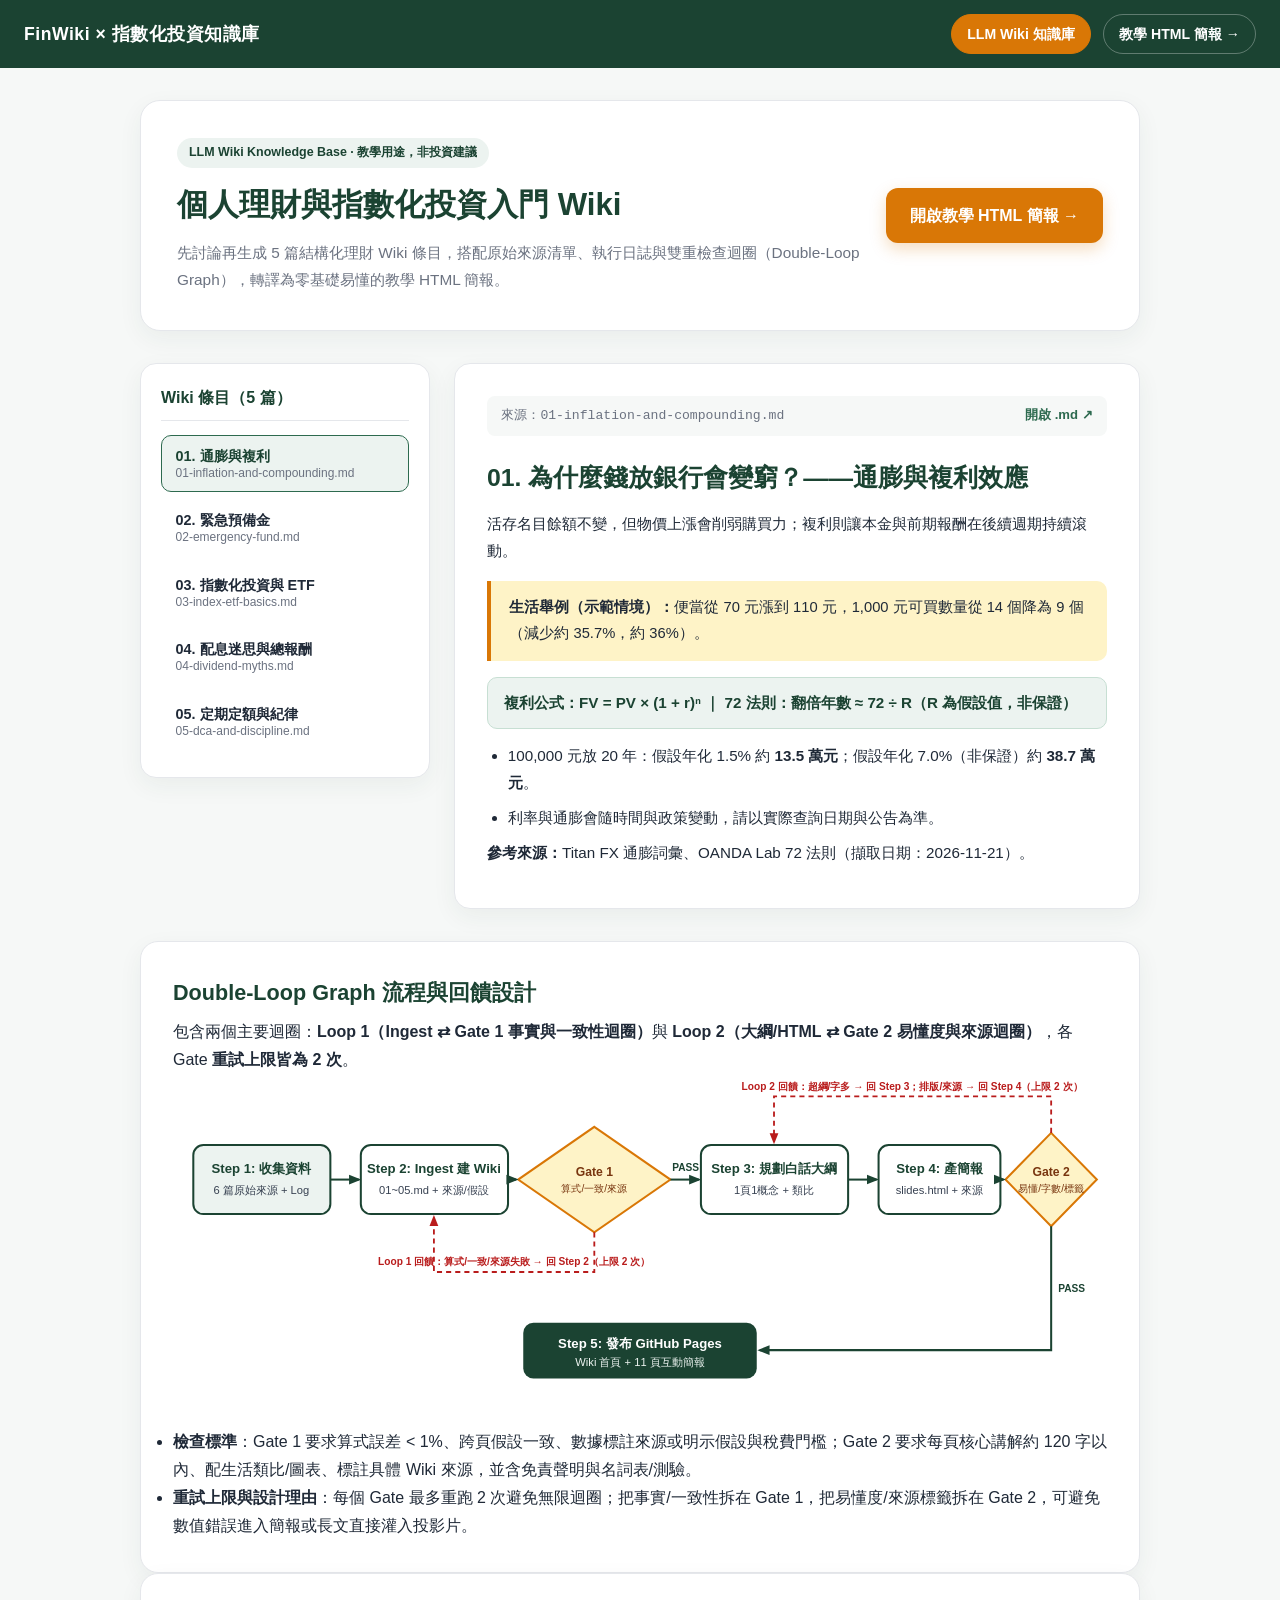
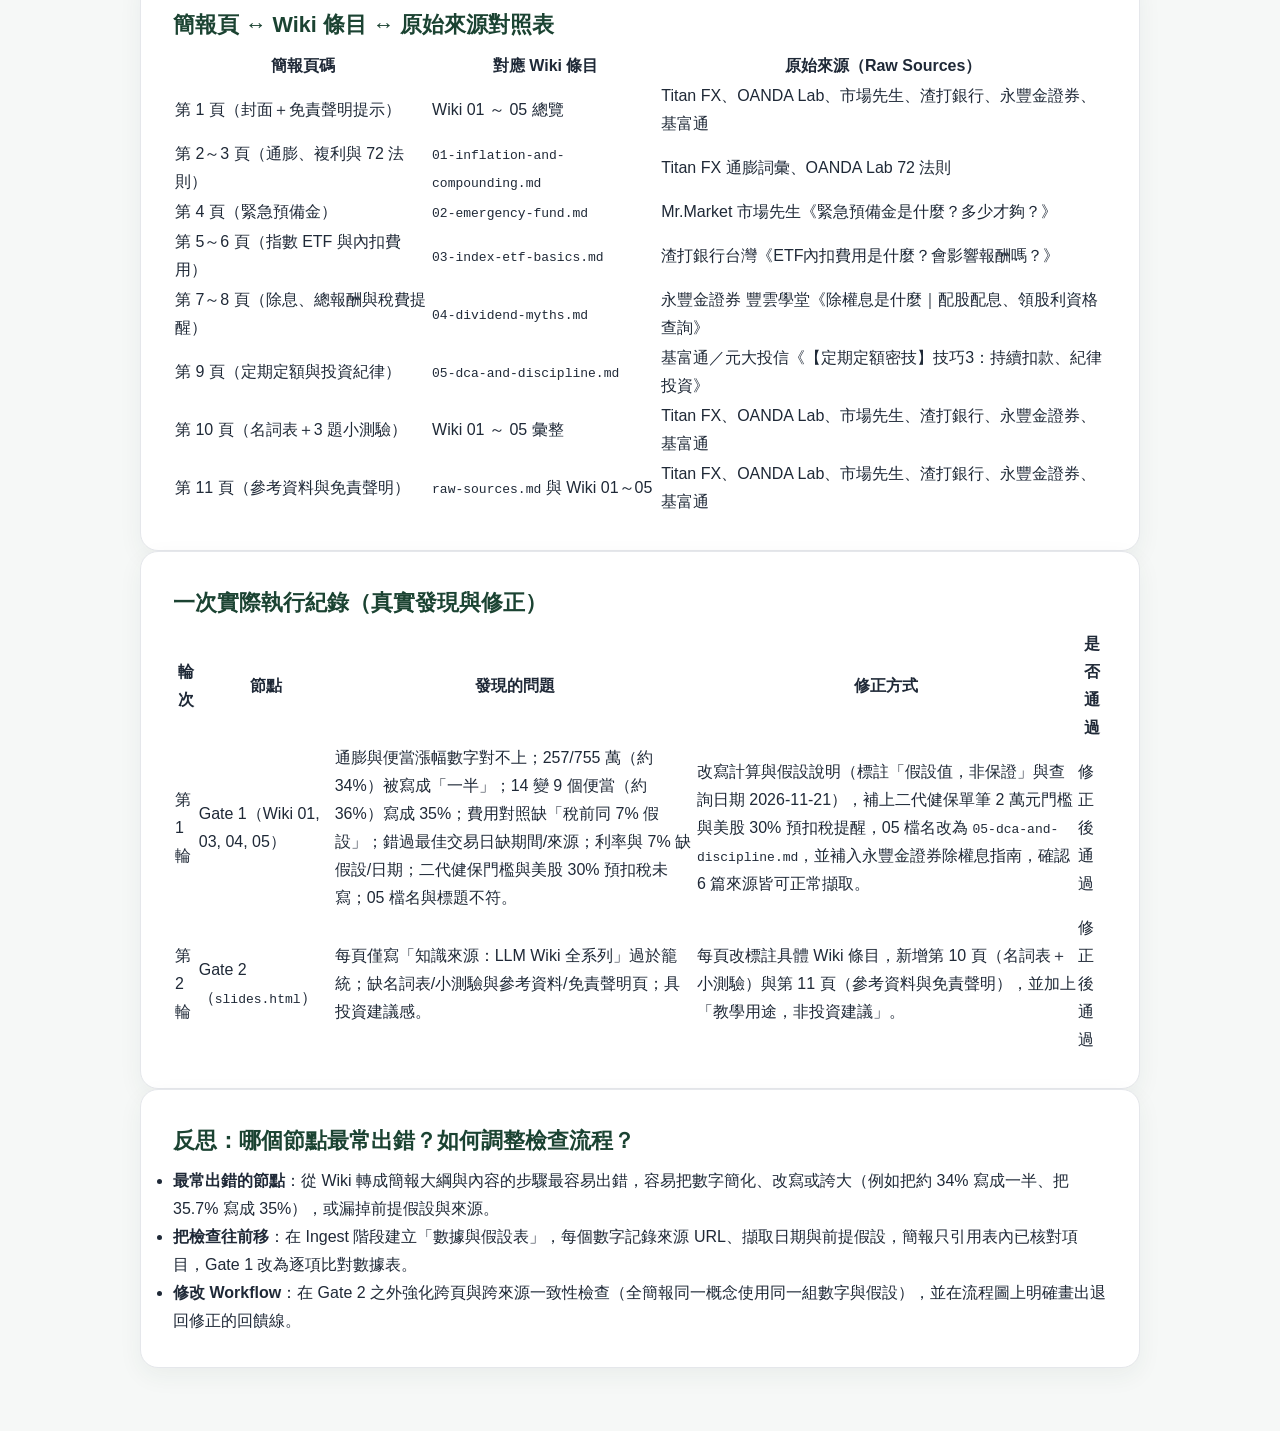
<file: index.html>
<!DOCTYPE html>
<html lang="zh-Hant">
<head>
  <meta charset="UTF-8" />
  <meta name="viewport" content="width=device-width, initial-scale=1.0" />
  <title>指數化投資入門｜LLM Wiki 知識庫</title>
  <link rel="stylesheet" href="style.css" />
</head>
<body>
  <header class="top-bar">
    <div class="brand">FinWiki × 指數化投資知識庫</div>
    <nav class="nav-links">
      <a href="index.html" class="nav-btn active">LLM Wiki 知識庫</a>
      <a href="slides.html" class="nav-btn">教學 HTML 簡報 →</a>
    </nav>
  </header>

  <main class="container">
    <section class="hero-box">
      <div class="hero-text">
        <span class="kicker">LLM Wiki Knowledge Base · 教學用途，非投資建議</span>
        <h1>個人理財與指數化投資入門 Wiki</h1>
        <p>先討論再生成 5 篇結構化理財 Wiki 條目，搭配原始來源清單、執行日誌與雙重檢查迴圈（Double-Loop Graph），轉譯為零基礎易懂的教學 HTML 簡報。</p>
      </div>
      <a href="slides.html" class="cta-slides">開啟教學 HTML 簡報 →</a>
    </section>

    <!-- 5 篇 LLM Wiki 閱讀器 -->
    <section class="wiki-layout" id="wiki-reader">
      <aside class="wiki-sidebar">
        <h2>Wiki 條目（5 篇）</h2>
        <button type="button" class="wiki-tab active" data-target="wiki-1">01. 通膨與複利<small>01-inflation-and-compounding.md</small></button>
        <button type="button" class="wiki-tab" data-target="wiki-2">02. 緊急預備金<small>02-emergency-fund.md</small></button>
        <button type="button" class="wiki-tab" data-target="wiki-3">03. 指數化投資與 ETF<small>03-index-etf-basics.md</small></button>
        <button type="button" class="wiki-tab" data-target="wiki-4">04. 配息迷思與總報酬<small>04-dividend-myths.md</small></button>
        <button type="button" class="wiki-tab" data-target="wiki-5">05. 定期定額與紀律<small>05-dca-and-discipline.md</small></button>
      </aside>

      <div class="wiki-viewer">
        <article class="wiki-article active" id="wiki-1">
          <div class="wiki-meta-bar">
            <span>來源：<code>01-inflation-and-compounding.md</code></span>
            <a href="01-inflation-and-compounding.md" target="_blank">開啟 .md ↗</a>
          </div>
          <h2>01. 為什麼錢放銀行會變窮？——通膨與複利效應</h2>
          <p>活存名目餘額不變，但物價上漲會削弱購買力；複利則讓本金與前期報酬在後續週期持續滾動。</p>
          <div class="analogy-card"><strong>生活舉例（示範情境）：</strong>便當從 70 元漲到 110 元，1,000 元可買數量從 14 個降為 9 個（減少約 35.7%，約 36%）。</div>
          <div class="formula-pill">複利公式：FV = PV × (1 + r)ⁿ ｜ 72 法則：翻倍年數 ≈ 72 ÷ R（R 為假設值，非保證）</div>
          <ul>
            <li>100,000 元放 20 年：假設年化 1.5% 約 <strong>13.5 萬元</strong>；假設年化 7.0%（非保證）約 <strong>38.7 萬元</strong>。</li>
            <li>利率與通膨會隨時間與政策變動，請以實際查詢日期與公告為準。</li>
          </ul>
          <p class="ref-note"><strong>參考來源：</strong>Titan FX 通膨詞彙、OANDA Lab 72 法則（擷取日期：2026-11-21）。</p>
        </article>

        <article class="wiki-article" id="wiki-2">
          <div class="wiki-meta-bar">
            <span>來源：<code>02-emergency-fund.md</code></span>
            <a href="02-emergency-fund.md" target="_blank">開啟 .md ↗</a>
          </div>
          <h2>02. 投資前先穿防彈衣——緊急預備金配置原則</h2>
          <p>遇到突發支出時若缺乏現金，容易被迫在市場低點賣出投資部位。</p>
          <div class="analogy-card"><strong>生活類比：</strong>就像出門前先備妥雨具與安全裝備，平常未必動用，但突發狀況來臨時能避免被迫中斷計畫。</div>
          <ul>
            <li>以「每月必要生活支出」為計算基準，而非總薪資；常見參考為 <strong>3～6 個月</strong>必要支出。</li>
            <li>重視高流動性與低波動，實際存款利率依機構公告與查詢日期而定。</li>
          </ul>
          <p class="ref-note"><strong>參考來源：</strong>Mr.Market 市場先生《緊急預備金是什麼？多少才夠？》（擷取日期：2026-11-21）。</p>
        </article>

        <article class="wiki-article" id="wiki-3">
          <div class="wiki-meta-bar">
            <span>來源：<code>03-index-etf-basics.md</code></span>
            <a href="03-index-etf-basics.md" target="_blank">開啟 .md ↗</a>
          </div>
          <h2>03. 不挑個股也能贏多數人——指數化投資與 ETF</h2>
          <p>ETF 追蹤指數表現，一筆交易即可分散持有一籃子成分股，避免單一標的風險。</p>
          <div class="analogy-card"><strong>生活類比：</strong>單押少數個股像賭單一選手；分散型 ETF 像參與整支隊伍的整體表現。</div>
          <ul>
            <li><strong>內扣費用試算（假設本金 100 萬元、30 年、稅前毛報酬皆假設為 7.0% 非保證，未計交易稅費與股利稅）</strong>：內扣 <strong>0.03%</strong> 約 <strong>755 萬元</strong>；內扣 <strong>1.50%</strong> 約 <strong>498 萬元</strong>，差額約 <strong>256.4 萬元</strong>（約占 755 萬的 <strong>34%</strong>，非一半）。</li>
          </ul>
          <p class="ref-note"><strong>參考來源：</strong>渣打銀行台灣《ETF內扣費用是什麼？會影響報酬嗎？》（擷取日期：2026-11-21）。</p>
        </article>

        <article class="wiki-article" id="wiki-4">
          <div class="wiki-meta-bar">
            <span>來源：<code>04-dividend-myths.md</code></span>
            <a href="04-dividend-myths.md" target="_blank">開啟 .md ↗</a>
          </div>
          <h2>04. 配息不是天上掉下來的禮物——市值型 vs 總報酬觀念</h2>
          <p>除息日股價原則上會向下調整參考價，配息不等於額外憑空多出的獲利。</p>
          <div class="analogy-card"><strong>生活類比：</strong>100 元配息 5 元，除息參考價調為 95 元；95 元資產加 5 元現金仍為 100 元（未填息且未計稅費前）。</div>
          <ul>
            <li>評估投資應看<strong>總報酬率</strong>，配息率不等於總報酬率。</li>
            <li>二代健保補充費率（現行 2.11%）有單次給付門檻（單筆股利達 2 萬元以上才需扣繳）；美股股息對台灣投資人常見有 30% 預扣稅規定，實際以最新法規為準。</li>
          </ul>
          <p class="ref-note"><strong>參考來源：</strong>永豐金證券 豐雲學堂《除權息是什麼｜配股配息、領股利資格查詢》（擷取日期：2026-11-21）。</p>
        </article>

        <article class="wiki-article" id="wiki-5">
          <div class="wiki-meta-bar">
            <span>來源：<code>05-dca-and-discipline.md</code></span>
            <a href="05-dca-and-discipline.md" target="_blank">開啟 .md ↗</a>
          </div>
          <h2>05. 睡得著覺的投資法——定期定額與投資紀律</h2>
          <p>固定時間投入固定金額可平攤成本，避免因追高殺低或猜測高低點而錯失紀律。</p>
          <div class="analogy-card"><strong>生活類比：</strong>固定預算買水果，貴時少買、便宜時多買，市場回升時低檔單位數有助於改善平均成本。</div>
          <ul>
            <li>扣款金額以不影響必要生活為原則，歷史模擬或過往績效不代表未來保證。</li>
          </ul>
          <p class="ref-note"><strong>參考來源：</strong>基富通／元大投信《【定期定額密技】技巧3：持續扣款、紀律投資》（擷取日期：2026-11-21）。</p>
        </article>
      </div>
    </section>

    <!-- Loop / Graph 流程圖 -->
    <section class="loop-section" id="workflow-section">
      <h2>Double-Loop Graph 流程與回饋設計</h2>
      <p class="section-desc">包含兩個主要迴圈：<strong>Loop 1（Ingest ⇄ Gate 1 事實與一致性迴圈）</strong>與 <strong>Loop 2（大綱/HTML ⇄ Gate 2 易懂度與來源迴圈）</strong>，各 Gate <strong>重試上限皆為 2 次</strong>。</p>

      <div class="svg-wrapper">
        <svg viewBox="0 0 920 340" width="100%" role="img" aria-label="Double-Loop Workflow Diagram">
          <defs>
            <marker id="arrow" viewBox="0 0 10 10" refX="8" refY="5" markerWidth="6" markerHeight="6" orient="auto-start-reverse">
              <path d="M 0 1 L 10 5 L 0 9 z" fill="#1B4332" />
            </marker>
            <marker id="arrow-loop" viewBox="0 0 10 10" refX="8" refY="5" markerWidth="6" markerHeight="6" orient="auto-start-reverse">
              <path d="M 0 1 L 10 5 L 0 9 z" fill="#B91C1C" />
            </marker>
          </defs>

          <rect x="20" y="70" width="135" height="68" rx="10" fill="#ECF3F0" stroke="#1B4332" stroke-width="2" />
          <text x="87" y="98" text-anchor="middle" font-size="13" font-weight="bold" fill="#1B4332">Step 1: 收集資料</text>
          <text x="87" y="118" text-anchor="middle" font-size="11" fill="#374151">6 篇原始來源 + Log</text>

          <rect x="185" y="70" width="145" height="68" rx="10" fill="#FFFFFF" stroke="#1B4332" stroke-width="2" />
          <text x="257" y="98" text-anchor="middle" font-size="13" font-weight="bold" fill="#1B4332">Step 2: Ingest 建 Wiki</text>
          <text x="257" y="118" text-anchor="middle" font-size="11" fill="#374151">01~05.md + 來源/假設</text>

          <polygon points="415,52 490,104 415,156 340,104" fill="#FEF3C7" stroke="#D97706" stroke-width="2" />
          <text x="415" y="100" text-anchor="middle" font-size="12" font-weight="bold" fill="#78350F">Gate 1</text>
          <text x="415" y="116" text-anchor="middle" font-size="10" fill="#78350F">算式/一致/來源</text>

          <rect x="520" y="70" width="145" height="68" rx="10" fill="#FFFFFF" stroke="#1B4332" stroke-width="2" />
          <text x="592" y="98" text-anchor="middle" font-size="13" font-weight="bold" fill="#1B4332">Step 3: 規劃白話大綱</text>
          <text x="592" y="118" text-anchor="middle" font-size="11" fill="#374151">1頁1概念 + 類比</text>

          <rect x="695" y="70" width="120" height="68" rx="10" fill="#FFFFFF" stroke="#1B4332" stroke-width="2" />
          <text x="755" y="98" text-anchor="middle" font-size="13" font-weight="bold" fill="#1B4332">Step 4: 產簡報</text>
          <text x="755" y="118" text-anchor="middle" font-size="11" fill="#374151">slides.html + 來源</text>

          <polygon points="865,58 910,104 865,150 820,104" fill="#FEF3C7" stroke="#D97706" stroke-width="2" />
          <text x="865" y="100" text-anchor="middle" font-size="12" font-weight="bold" fill="#78350F">Gate 2</text>
          <text x="865" y="116" text-anchor="middle" font-size="10" fill="#78350F">易懂/字數/標籤</text>

          <rect x="345" y="245" width="230" height="55" rx="10" fill="#1B4332" />
          <text x="460" y="270" text-anchor="middle" font-size="13" font-weight="bold" fill="#FFFFFF">Step 5: 發布 GitHub Pages</text>
          <text x="460" y="288" text-anchor="middle" font-size="11" fill="#ECF3F0">Wiki 首頁 + 11 頁互動簡報</text>

          <line x1="155" y1="104" x2="183" y2="104" stroke="#1B4332" stroke-width="2" marker-end="url(#arrow)" />
          <line x1="330" y1="104" x2="338" y2="104" stroke="#1B4332" stroke-width="2" marker-end="url(#arrow)" />
          <text x="505" y="96" text-anchor="middle" font-size="10" font-weight="bold" fill="#1B4332">PASS</text>
          <line x1="490" y1="104" x2="518" y2="104" stroke="#1B4332" stroke-width="2" marker-end="url(#arrow)" />
          <line x1="665" y1="104" x2="693" y2="104" stroke="#1B4332" stroke-width="2" marker-end="url(#arrow)" />
          <line x1="815" y1="104" x2="818" y2="104" stroke="#1B4332" stroke-width="2" marker-end="url(#arrow)" />

          <path d="M 865 150 L 865 272 L 578 272" fill="none" stroke="#1B4332" stroke-width="2" marker-end="url(#arrow)" />
          <text x="872" y="215" font-size="10" font-weight="bold" fill="#1B4332">PASS</text>

          <path d="M 415 156 L 415 195 L 257 195 L 257 141" fill="none" stroke="#B91C1C" stroke-width="1.8" stroke-dasharray="5,4" marker-end="url(#arrow-loop)" />
          <text x="336" y="188" text-anchor="middle" font-size="10" font-weight="bold" fill="#B91C1C">Loop 1 回饋：算式/一致/來源失敗 → 回 Step 2（上限 2 次）</text>

          <path d="M 865 58 L 865 22 L 592 22 L 592 67" fill="none" stroke="#B91C1C" stroke-width="1.8" stroke-dasharray="5,4" marker-end="url(#arrow-loop)" />
          <text x="728" y="16" text-anchor="middle" font-size="10" font-weight="bold" fill="#B91C1C">Loop 2 回饋：超綱/字多 → 回 Step 3；排版/來源 → 回 Step 4（上限 2 次）</text>
        </svg>
      </div>

      <ul class="detail-list">
        <li><strong>檢查標準</strong>：Gate 1 要求算式誤差 &lt; 1%、跨頁假設一致、數據標註來源或明示假設與稅費門檻；Gate 2 要求每頁核心講解約 120 字以內、配生活類比/圖表、標註具體 Wiki 來源，並含免責聲明與名詞表/測驗。</li>
        <li><strong>重試上限與設計理由</strong>：每個 Gate 最多重跑 2 次避免無限迴圈；把事實/一致性拆在 Gate 1，把易懂度/來源標籤拆在 Gate 2，可避免數值錯誤進入簡報或長文直接灌入投影片。</li>
      </ul>
    </section>

    <!-- 簡報頁 ↔ Wiki 條目 ↔ 原始來源對照表 -->
    <section class="loop-section" id="mapping-section">
      <h2>簡報頁 ↔ Wiki 條目 ↔ 原始來源對照表</h2>
      <table class="data-table">
        <thead>
          <tr>
            <th>簡報頁碼</th>
            <th>對應 Wiki 條目</th>
            <th>原始來源（Raw Sources）</th>
          </tr>
        </thead>
        <tbody>
          <tr><td>第 1 頁（封面＋免責聲明提示）</td><td>Wiki 01 ～ 05 總覽</td><td>Titan FX、OANDA Lab、市場先生、渣打銀行、永豐金證券、基富通</td></tr>
          <tr><td>第 2～3 頁（通膨、複利與 72 法則）</td><td><code>01-inflation-and-compounding.md</code></td><td>Titan FX 通膨詞彙、OANDA Lab 72 法則</td></tr>
          <tr><td>第 4 頁（緊急預備金）</td><td><code>02-emergency-fund.md</code></td><td>Mr.Market 市場先生《緊急預備金是什麼？多少才夠？》</td></tr>
          <tr><td>第 5～6 頁（指數 ETF 與內扣費用）</td><td><code>03-index-etf-basics.md</code></td><td>渣打銀行台灣《ETF內扣費用是什麼？會影響報酬嗎？》</td></tr>
          <tr><td>第 7～8 頁（除息、總報酬與稅費提醒）</td><td><code>04-dividend-myths.md</code></td><td>永豐金證券 豐雲學堂《除權息是什麼｜配股配息、領股利資格查詢》</td></tr>
          <tr><td>第 9 頁（定期定額與投資紀律）</td><td><code>05-dca-and-discipline.md</code></td><td>基富通／元大投信《【定期定額密技】技巧3：持續扣款、紀律投資》</td></tr>
          <tr><td>第 10 頁（名詞表＋3 題小測驗）</td><td>Wiki 01 ～ 05 彙整</td><td>Titan FX、OANDA Lab、市場先生、渣打銀行、永豐金證券、基富通</td></tr>
          <tr><td>第 11 頁（參考資料與免責聲明）</td><td><code>raw-sources.md</code> 與 Wiki 01～05</td><td>Titan FX、OANDA Lab、市場先生、渣打銀行、永豐金證券、基富通</td></tr>
        </tbody>
      </table>
    </section>

    <!-- 實際執行紀錄 -->
    <section class="loop-section" id="execution-log-section">
      <h2>一次實際執行紀錄（真實發現與修正）</h2>
      <table class="data-table">
        <thead>
          <tr>
            <th>輪次</th>
            <th>節點</th>
            <th>發現的問題</th>
            <th>修正方式</th>
            <th>是否通過</th>
          </tr>
        </thead>
        <tbody>
          <tr>
            <td>第 1 輪</td>
            <td>Gate 1（Wiki 01, 03, 04, 05）</td>
            <td>通膨與便當漲幅數字對不上；257/755 萬（約 34%）被寫成「一半」；14 變 9 個便當（約 36%）寫成 35%；費用對照缺「稅前同 7% 假設」；錯過最佳交易日缺期間/來源；利率與 7% 缺假設/日期；二代健保門檻與美股 30% 預扣稅未寫；05 檔名與標題不符。</td>
            <td>改寫計算與假設說明（標註「假設值，非保證」與查詢日期 2026-11-21），補上二代健保單筆 2 萬元門檻與美股 30% 預扣稅提醒，05 檔名改為 <code>05-dca-and-discipline.md</code>，並補入永豐金證券除權息指南，確認 6 篇來源皆可正常擷取。</td>
            <td>修正後通過</td>
          </tr>
          <tr>
            <td>第 2 輪</td>
            <td>Gate 2（<code>slides.html</code>）</td>
            <td>每頁僅寫「知識來源：LLM Wiki 全系列」過於籠統；缺名詞表/小測驗與參考資料/免責聲明頁；具投資建議感。</td>
            <td>每頁改標註具體 Wiki 條目，新增第 10 頁（名詞表＋小測驗）與第 11 頁（參考資料與免責聲明），並加上「教學用途，非投資建議」。</td>
            <td>修正後通過</td>
          </tr>
        </tbody>
      </table>
    </section>

    <!-- 反思 -->
    <section class="loop-section" id="reflection-section">
      <h2>反思：哪個節點最常出錯？如何調整檢查流程？</h2>
      <ul class="detail-list">
        <li><strong>最常出錯的節點</strong>：從 Wiki 轉成簡報大綱與內容的步驟最容易出錯，容易把數字簡化、改寫或誇大（例如把約 34% 寫成一半、把 35.7% 寫成 35%），或漏掉前提假設與來源。</li>
        <li><strong>把檢查往前移</strong>：在 Ingest 階段建立「數據與假設表」，每個數字記錄來源 URL、擷取日期與前提假設，簡報只引用表內已核對項目，Gate 1 改為逐項比對數據表。</li>
        <li><strong>修改 Workflow</strong>：在 Gate 2 之外強化跨頁與跨來源一致性檢查（全簡報同一概念使用同一組數字與假設），並在流程圖上明確畫出退回修正的回饋線。</li>
      </ul>
    </section>
  </main>

  <script>
    document.querySelectorAll(".wiki-tab").forEach((tab) => {
      tab.addEventListener("click", () => {
        document.querySelectorAll(".wiki-tab").forEach((t) => t.classList.remove("active"));
        document.querySelectorAll(".wiki-article").forEach((a) => a.classList.remove("active"));
        tab.classList.add("active");
        document.getElementById(tab.dataset.target).classList.add("active");
      });
    });
  </script>
</body>
</html>
</file>
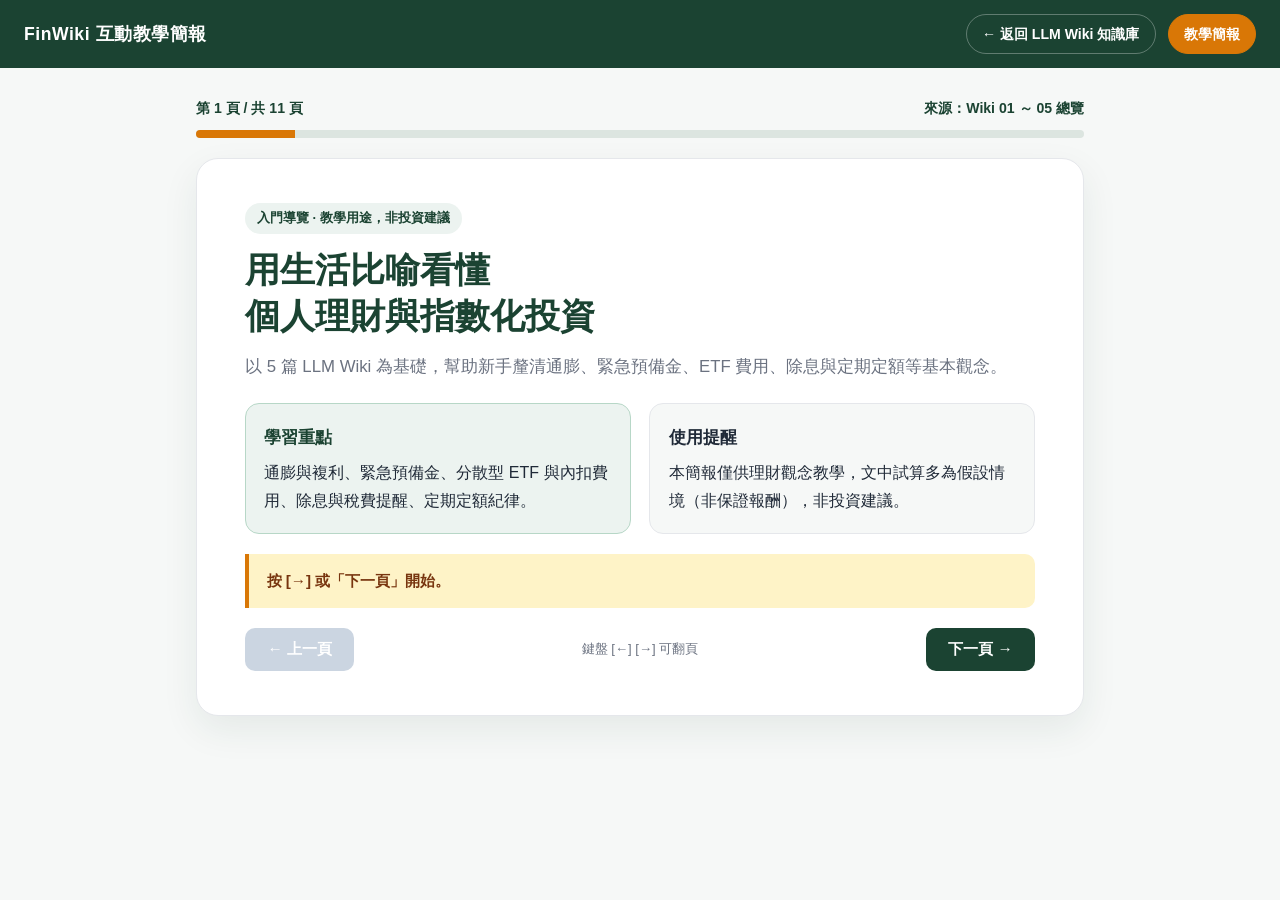
<file: slides.html>
<!DOCTYPE html>
<html lang="zh-Hant">
<head>
  <meta charset="UTF-8" />
  <meta name="viewport" content="width=device-width, initial-scale=1.0" />
  <title>零基礎搞懂指數化投資｜教學 HTML 簡報</title>
  <link rel="stylesheet" href="style.css" />
</head>
<body>
  <header class="top-bar">
    <div class="brand">FinWiki 互動教學簡報</div>
    <nav class="nav-links">
      <a href="index.html" class="nav-btn">← 返回 LLM Wiki 知識庫</a>
      <a href="slides.html" class="nav-btn active">教學簡報</a>
    </nav>
  </header>

  <main class="slides-wrapper">
    <div class="progress-header">
      <span id="slide-counter">第 1 頁 / 共 11 頁</span>
      <span id="slide-source-tag">來源：Wiki 01 ～ 05 總覽</span>
    </div>
    <div class="progress-bar-bg">
      <div class="progress-bar-fill" id="progress-fill"></div>
    </div>

    <div class="slide-stage">
      <!-- 1 -->
      <section class="slide active" data-source="來源：Wiki 01 ～ 05 總覽">
        <span class="slide-tag">入門導覽 · 教學用途，非投資建議</span>
        <h1>用生活比喻看懂<br>個人理財與指數化投資</h1>
        <p class="slide-lead">以 5 篇 LLM Wiki 為基礎，幫助新手釐清通膨、緊急預備金、ETF 費用、除息與定期定額等基本觀念。</p>
        <div class="two-cards">
          <div class="info-box good">
            <h3>學習重點</h3>
            <p>通膨與複利、緊急預備金、分散型 ETF 與內扣費用、除息與稅費提醒、定期定額紀律。</p>
          </div>
          <div class="info-box">
            <h3>使用提醒</h3>
            <p>本簡報僅供理財觀念教學，文中試算多為假設情境（非保證報酬），非投資建議。</p>
          </div>
        </div>
        <div class="takeaway-box">按 [→] 或「下一頁」開始。</div>
      </section>

      <!-- 2 -->
      <section class="slide" data-source="來源：Wiki 01 通膨與複利">
        <span class="slide-tag">01 · 通貨膨脹</span>
        <h2>名目金額沒少，購買力卻可能下降</h2>
        <p class="slide-lead">物價上漲時，同樣金額能買到的商品數量會減少；利率與通膨會隨時間與政策變動。</p>
        <div class="two-cards">
          <div class="info-box">
            <h3>示範起點（70 元/份）</h3>
            <p>1,000 元可買 <strong>14 份</strong>（餘 20 元）。</p>
          </div>
          <div class="info-box bad">
            <h3>示範漲至 110 元/份</h3>
            <p>1,000 元可買 <strong>9 份</strong>（餘 10 元），數量減少約 <strong>35.7%（約 36%）</strong>。</p>
          </div>
        </div>
        <div class="takeaway-box">關鍵：留意實質購買力變化，實際利率與通膨率請依查詢日期與公告為準。</div>
      </section>

      <!-- 3 -->
      <section class="slide" data-source="來源：Wiki 01 通膨與複利">
        <span class="slide-tag">01 · 複利與 72 法則</span>
        <h2>複利讓前期報酬在後續週期滾動</h2>
        <p class="slide-lead">假設單筆投入 100,000 元、持有 20 年、未計稅費（以下報酬率皆為假設值，非保證）：</p>
        <div class="bar-compare">
          <div class="bar-row">
            <div class="bar-label"><span>假設年化 1.5%</span><span>約 13.5 萬元</span></div>
            <div class="bar-track"><div class="bar-fill muted" style="width: 35%;">13.5 萬</div></div>
          </div>
          <div class="bar-row">
            <div class="bar-label"><span>假設年化 7.0%（非保證）</span><span>約 38.7 萬元</span></div>
            <div class="bar-track"><div class="bar-fill" style="width: 100%;">38.7 萬</div></div>
          </div>
        </div>
        <div class="takeaway-box">72 法則：翻倍年數 ≈ 72 ÷ R（7% 假設下約 10.3 年，為近似估算）。</div>
      </section>

      <!-- 4 -->
      <section class="slide" data-source="來源：Wiki 02 緊急預備金">
        <span class="slide-tag">02 · 緊急預備金</span>
        <h2>先備妥急用金，再談投資</h2>
        <p class="slide-lead">遇到突發支出若現金不足，容易被迫在市場下跌時賣出資產。</p>
        <div class="two-cards">
          <div class="info-box good">
            <h3>常見水位參考</h3>
            <p>以「每月必要生活支出」為準；常見參考為 <strong>3～6 個月</strong>必要支出。</p>
          </div>
          <div class="info-box">
            <h3>存放原則</h3>
            <p>重視高流動性與低波動；實際存款利率依機構公告與查詢日期而定。</p>
          </div>
        </div>
        <div class="takeaway-box">先守住生活現金流，再把可承受波動的資金投入。</div>
      </section>

      <!-- 5 -->
      <section class="slide" data-source="來源：Wiki 03 指數化投資與 ETF">
        <span class="slide-tag">03 · 指數化投資與 ETF</span>
        <h2>分散持有一籃子標的，降低單一風險</h2>
        <p class="slide-lead">ETF 在交易所掛牌，追蹤指數表現，有助於分散單一公司風險。</p>
        <div class="two-cards">
          <div class="info-box bad">
            <h3>集中少數個股</h3>
            <p>單一企業營運若不如預期，對部位影響較集中。</p>
          </div>
          <div class="info-box good">
            <h3>分散型 ETF</h3>
            <p>像參與整支隊伍表現，成分股依指數規則調整（以公開說明書為準）。</p>
          </div>
        </div>
        <div class="takeaway-box">理解指數追蹤與分散原理，比追逐單一消息更重要。</div>
      </section>

      <!-- 6 -->
      <section class="slide" data-source="來源：Wiki 03 指數化投資與 ETF">
        <span class="slide-tag">03 · 內扣費用對照</span>
        <h2>內扣費用會累積影響長期終值</h2>
        <p class="slide-lead">假設本金 100 萬元、30 年、稅前毛報酬皆假設為 7.0%（非保證，未計交易稅費與股利稅）：</p>
        <div class="bar-compare">
          <div class="bar-row">
            <div class="bar-label"><span>假設內扣 0.03%（淨約 6.97%）</span><span>約 755 萬元</span></div>
            <div class="bar-track"><div class="bar-fill" style="width: 100%;">約 755 萬</div></div>
          </div>
          <div class="bar-row">
            <div class="bar-label"><span>假設內扣 1.50%（淨約 5.50%）</span><span>約 498 萬元</span></div>
            <div class="bar-track"><div class="bar-fill warn" style="width: 66%;">約 498 萬（差額約 256.4 萬，約占 34%）</div></div>
          </div>
        </div>
        <div class="takeaway-box">相同假設報酬下，內扣差額約 256.4 萬元（約 755 萬的 34%，非一半）。</div>
      </section>

      <!-- 7 -->
      <section class="slide" data-source="來源：Wiki 04 配息迷思與總報酬">
        <span class="slide-tag">04 · 除息與總報酬</span>
        <h2>配息不是憑空多出來的錢</h2>
        <p class="slide-lead">除息日股價原則上會向下調整參考價，需看總報酬率與是否填息。</p>
        <div class="two-cards">
          <div class="info-box">
            <h3>除息前（示範）</h3>
            <p>價格 100 元，總價值 100 元。</p>
          </div>
          <div class="info-box good">
            <h3>配息 5 元後（未計稅費）</h3>
            <p>參考價調為 95 元，95 元＋5 元現金仍為 100 元。</p>
          </div>
        </div>
        <div class="takeaway-box">看重總報酬率，而非只看單次配息率。</div>
      </section>

      <!-- 8 -->
      <section class="slide" data-source="來源：Wiki 04 配息迷思與總報酬">
        <span class="slide-tag">04 · 稅費提醒</span>
        <h2>留意二代健保門檻與跨境股息預扣稅</h2>
        <p class="slide-lead">股利與配息涉及稅費規則，實際金額依最新法規與個人身分而定：</p>
        <div class="two-cards">
          <div class="info-box">
            <h3>二代健保補充費</h3>
            <p>現行費率 2.11%，<strong>單筆股利達 2 萬元以上</strong>才需扣繳。</p>
          </div>
          <div class="info-box">
            <h3>美股股息預扣稅</h3>
            <p>台灣投資人領取美國掛牌標的股息，常見有 <strong>30% 預扣稅</strong>規定（依券商與稅務規則為準）。</p>
          </div>
        </div>
        <div class="takeaway-box">進場前先確認自身稅務與費用規則，避免誤算實領金額。</div>
      </section>

      <!-- 9 -->
      <section class="slide" data-source="來源：Wiki 05 定期定額與紀律">
        <span class="slide-tag">05 · 定期定額與紀律</span>
        <h2>用固定節奏取代猜測高低點</h2>
        <p class="slide-lead">定期定額在固定時間投入固定金額，有助於平攤成本與維持紀律。</p>
        <div class="two-cards">
          <div class="info-box good">
            <h3>成本平攤與微笑曲線</h3>
            <p>價格高少買、低多買；市場先跌後回升時，低檔單位數有助改善平均成本。</p>
          </div>
          <div class="info-box">
            <h3>期間差異提醒</h3>
            <p>歷史模擬與過往績效僅供說明，不同市場與期間結果不同，不代表未來保證。</p>
          </div>
        </div>
        <div class="takeaway-box">建立可長期負擔的節奏，比頻繁猜測短線更務實。</div>
      </section>

      <!-- 10 -->
      <section class="slide" data-source="來源：Wiki 01 ～ 05 彙整">
        <span class="slide-tag">重點整理 · 名詞表與小測驗</span>
        <h2>核心名詞與 3 題快速檢核</h2>
        <div class="two-cards">
          <div class="info-box good">
            <h3>名詞速查</h3>
            <p><strong>ETF</strong>：追蹤指數的掛牌基金。<br><strong>內扣費用</strong>：從基金資產分攤扣除的費用。<br><strong>除息／填息</strong>：配息扣減參考價後再漲回。<br><strong>總報酬</strong>：整體投資成果，不等於配息率。</p>
          </div>
          <div class="info-box">
            <h3>3 題小測驗</h3>
            <p>1. 100 元配 5 元後參考價多為多少？<strong>（95 元）</strong><br>2. 緊急預備金看月薪還是必要支出？<strong>（必要支出）</strong><br>3. 內扣 0.03% 與 1.50% 差 256.4 萬約占 755 萬幾成？<strong>（約 34%）</strong></p>
          </div>
        </div>
        <div class="takeaway-box">能說出這幾個詞的直覺意思，就掌握了入門基礎。</div>
      </section>

      <!-- 11 -->
      <section class="slide" data-source="來源：raw-sources.md 與 Wiki 01 ～ 05">
        <span class="slide-tag">參考資料與免責聲明</span>
        <h2>資料來源與使用聲明</h2>
        <div class="info-box" style="margin-bottom: 1rem;">
          <h3>參考來源（擷取日期：2026-11-21）</h3>
          <p>Titan FX 通膨詞彙、OANDA Lab 72 法則、Mr.Market 市場先生緊急預備金指南、渣打銀行台灣 ETF 內扣費用說明、永豐金證券除權息指南、基富通／元大投信定期定額紀律文章（詳見 <code>raw-sources.md</code>）。</p>
        </div>
        <div class="info-box good">
          <h3>免責聲明</h3>
          <p>本簡報與對應 LLM Wiki 僅為課程與理財知識學習之用，<strong>不構成任何投資、稅務或財務建議</strong>；所有報酬率與費用率試算均為假設或示範說明，實際投資前請審慎評估自身風險並查閱最新官方資訊。</p>
        </div>
      </section>

      <div class="slide-controls">
        <button type="button" class="ctrl-btn" id="prev-btn" disabled>← 上一頁</button>
        <span class="hint-key">鍵盤 [←] [→] 可翻頁</span>
        <button type="button" class="ctrl-btn" id="next-btn">下一頁 →</button>
      </div>
    </div>
  </main>

  <script>
    const slides = document.querySelectorAll(".slide");
    const prevBtn = document.getElementById("prev-btn");
    const nextBtn = document.getElementById("next-btn");
    const counterEl = document.getElementById("slide-counter");
    const sourceTagEl = document.getElementById("slide-source-tag");
    const progressFill = document.getElementById("progress-fill");
    let currentIdx = 0;

    function updateSlide(index) {
      slides.forEach((s, i) => s.classList.toggle("active", i === index));
      counterEl.textContent = `第 ${index + 1} 頁 / 共 ${slides.length} 頁`;
      sourceTagEl.textContent = slides[index].dataset.source;
      progressFill.style.width = `${((index + 1) / slides.length) * 100}%`;
      prevBtn.disabled = index === 0;
      nextBtn.disabled = index === slides.length - 1;
    }

    prevBtn.addEventListener("click", () => { if (currentIdx > 0) updateSlide(--currentIdx); });
    nextBtn.addEventListener("click", () => { if (currentIdx < slides.length - 1) updateSlide(++currentIdx); });
    document.addEventListener("keydown", (e) => {
      if (e.key === "ArrowRight" && currentIdx < slides.length - 1) updateSlide(++currentIdx);
      if (e.key === "ArrowLeft" && currentIdx > 0) updateSlide(--currentIdx);
    });
  </script>
</body>
</html>
</file>
<file: style.css>
:root {
  --bg-page: #F6F8F7;
  --bg-card: #FFFFFF;
  --bg-tint: #ECF3F0;
  --primary: #1B4332;
  --primary-light: #2D6A4F;
  --accent: #D97706;
  --accent-soft: #FEF3C7;
  --danger-soft: #FEE2E2;
  --danger: #B91C1C;
  --text-main: #1F2937;
  --text-muted: #6B7280;
  --border: #E5E7EB;
  --shadow: 0 8px 24px rgba(27, 67, 50, 0.06);
}

* { box-sizing: border-box; margin: 0; padding: 0; }

body {
  background-color: var(--bg-page);
  color: var(--text-main);
  font-family: -apple-system, BlinkMacSystemFont, "Segoe UI", "Noto Sans TC", sans-serif;
  line-height: 1.75;
}

/* 頂部導覽列 */
.top-bar {
  background: var(--primary);
  color: #FFF;
  padding: 0.9rem 1.5rem;
  display: flex;
  justify-content: space-between;
  align-items: center;
  flex-wrap: wrap;
  gap: 0.75rem;
}
.brand { font-weight: 800; font-size: 1.1rem; letter-spacing: 0.03em; }
.nav-links { display: flex; gap: 0.75rem; }
.nav-btn {
  color: #FFF;
  text-decoration: none;
  font-size: 0.88rem;
  font-weight: 700;
  padding: 0.4rem 0.95rem;
  border-radius: 999px;
  border: 1px solid rgba(255,255,255,0.3);
  transition: background 0.15s;
}
.nav-btn.active, .nav-btn:hover { background: var(--accent); border-color: var(--accent); }

.container { max-width: 1040px; margin: 0 auto; padding: 2rem 1.25rem 4rem; }

/* Wiki 首頁 Hero */
.hero-box {
  background: var(--bg-card);
  border: 1px solid var(--border);
  border-radius: 20px;
  padding: 2.25rem;
  margin-bottom: 2rem;
  box-shadow: var(--shadow);
  display: flex;
  justify-content: space-between;
  align-items: center;
  gap: 1.5rem;
  flex-wrap: wrap;
}
.hero-text { flex: 1; min-width: 280px; }
.kicker {
  display: inline-block;
  background: var(--bg-tint);
  color: var(--primary);
  font-size: 0.78rem;
  font-weight: 800;
  padding: 0.25rem 0.75rem;
  border-radius: 999px;
  margin-bottom: 0.6rem;
}
.hero-text h1 { font-size: 1.95rem; color: var(--primary); margin-bottom: 0.5rem; }
.hero-text p { color: var(--text-muted); font-size: 0.96rem; }
.cta-slides {
  display: inline-block;
  background: var(--accent);
  color: #FFF;
  text-decoration: none;
  font-weight: 800;
  padding: 0.85rem 1.5rem;
  border-radius: 12px;
  box-shadow: 0 6px 16px rgba(217, 119, 6, 0.25);
  transition: transform 0.15s;
}
.cta-slides:hover { transform: translateY(-2px); }

/* Wiki 雙欄閱讀器 */
.wiki-layout {
  display: grid;
  grid-template-columns: 290px 1fr;
  gap: 1.5rem;
  margin-bottom: 2rem;
}
@media (max-width: 820px) { .wiki-layout { grid-template-columns: 1fr; } }

.wiki-sidebar {
  background: var(--bg-card);
  border: 1px solid var(--border);
  border-radius: 16px;
  padding: 1.25rem;
  height: fit-content;
  box-shadow: var(--shadow);
}
.wiki-sidebar h2 { font-size: 1rem; color: var(--primary); margin-bottom: 0.85rem; padding-bottom: 0.5rem; border-bottom: 1px solid var(--border); }
.wiki-tab {
  display: block;
  width: 100%;
  text-align: left;
  background: transparent;
  border: 1px solid transparent;
  padding: 0.7rem 0.85rem;
  border-radius: 10px;
  margin-bottom: 0.45rem;
  cursor: pointer;
  font-family: inherit;
  font-size: 0.9rem;
  font-weight: 600;
  color: var(--text-main);
  transition: all 0.15s;
}
.wiki-tab:hover { background: var(--bg-page); }
.wiki-tab.active {
  background: var(--bg-tint);
  color: var(--primary);
  border-color: var(--primary-light);
  font-weight: 800;
}
.wiki-tab small { display: block; font-size: 0.75rem; color: var(--text-muted); font-weight: 500; }

.wiki-viewer {
  background: var(--bg-card);
  border: 1px solid var(--border);
  border-radius: 16px;
  padding: 2rem;
  box-shadow: var(--shadow);
}
.wiki-article { display: none; }
.wiki-article.active { display: block; }
.wiki-meta-bar {
  display: flex;
  justify-content: space-between;
  align-items: center;
  background: var(--bg-page);
  padding: 0.5rem 0.9rem;
  border-radius: 8px;
  font-size: 0.82rem;
  color: var(--text-muted);
  margin-bottom: 1.25rem;
}
.wiki-meta-bar a { color: var(--primary-light); font-weight: 700; text-decoration: none; }
.wiki-article h2 { font-size: 1.55rem; color: var(--primary); margin-bottom: 0.75rem; }
.wiki-article h3 { font-size: 1.12rem; color: var(--primary-light); margin: 1.35rem 0 0.5rem; }
.wiki-article p, .wiki-article li { font-size: 0.95rem; margin-bottom: 0.55rem; }
.wiki-article ul { padding-left: 1.3rem; }

.analogy-card {
  background: var(--accent-soft);
  border-left: 4px solid var(--accent);
  padding: 0.9rem 1.15rem;
  border-radius: 0 10px 10px 0;
  margin: 1rem 0;
  font-size: 0.92rem;
}
.formula-pill {
  background: var(--bg-tint);
  border: 1px solid #C7DFD3;
  padding: 0.75rem 1rem;
  border-radius: 10px;
  font-weight: 700;
  color: var(--primary);
  margin: 0.85rem 0;
  font-size: 0.95rem;
}

/* Loop / Graph 流程說明區塊 */
.loop-section {
  background: var(--bg-card);
  border: 1px solid var(--border);
  border-radius: 18px;
  padding: 2rem;
  box-shadow: var(--shadow);
}
.loop-section h2 { font-size: 1.35rem; color: var(--primary); margin-bottom: 0.4rem; }
.loop-flow {
  display: flex;
  align-items: center;
  justify-content: space-between;
  gap: 0.6rem;
  margin: 1.25rem 0;
  flex-wrap: wrap;
}
.flow-node {
  flex: 1;
  min-width: 150px;
  background: var(--bg-page);
  border: 1.5px solid var(--border);
  border-radius: 12px;
  padding: 0.85rem;
  text-align: center;
}
.flow-node.gate {
  background: var(--accent-soft);
  border-color: var(--accent);
}
.flow-node strong { display: block; font-size: 0.9rem; color: var(--primary); margin-bottom: 0.25rem; }
.flow-node span { font-size: 0.78rem; color: var(--text-muted); }
.flow-arrow { font-weight: 900; color: var(--primary-light); font-size: 1.2rem; }

/* ==========================================================
 * 互動式教學簡報樣式 (slides.html)
 * ========================================================== */
.slides-wrapper {
  max-width: 920px;
  margin: 1.75rem auto;
  padding: 0 1rem;
}
.progress-header {
  display: flex;
  justify-content: space-between;
  align-items: center;
  margin-bottom: 0.6rem;
  font-size: 0.88rem;
  font-weight: 700;
  color: var(--primary);
}
.progress-bar-bg {
  width: 100%;
  height: 8px;
  background: #DCE5E0;
  border-radius: 999px;
  overflow: hidden;
  margin-bottom: 1.25rem;
}
.progress-bar-fill {
  height: 100%;
  background: var(--accent);
  width: 11.1%;
  transition: width 0.25s ease;
}

.slide-stage {
  background: var(--bg-card);
  border: 1px solid var(--border);
  border-radius: 22px;
  padding: 2.75rem 3rem;
  min-height: 490px;
  box-shadow: 0 14px 36px rgba(27, 67, 50, 0.08);
  display: flex;
  flex-direction: column;
  justify-content: space-between;
}
@media (max-width: 680px) { .slide-stage { padding: 1.75rem 1.35rem; min-height: 440px; } }

.slide { display: none; animation: fadeSlide 0.28s ease; }
.slide.active { display: block; }
@keyframes fadeSlide {
  from { opacity: 0; transform: translateY(8px); }
  to { opacity: 1; transform: translateY(0); }
}

.slide-tag {
  display: inline-block;
  background: var(--bg-tint);
  color: var(--primary);
  font-size: 0.8rem;
  font-weight: 800;
  padding: 0.25rem 0.75rem;
  border-radius: 999px;
  margin-bottom: 0.85rem;
}
.slide h1 { font-size: 2.2rem; color: var(--primary); line-height: 1.3; margin-bottom: 0.85rem; }
.slide h2 { font-size: 1.65rem; color: var(--primary); margin-bottom: 0.65rem; }
.slide-lead { font-size: 1.05rem; color: var(--text-muted); margin-bottom: 1.35rem; }

.two-cards {
  display: grid;
  grid-template-columns: 1fr 1fr;
  gap: 1.15rem;
  margin: 1rem 0;
}
@media (max-width: 680px) { .two-cards { grid-template-columns: 1fr; } }

.info-box {
  background: var(--bg-page);
  border: 1px solid var(--border);
  border-radius: 14px;
  padding: 1.15rem;
}
.info-box.good { background: var(--bg-tint); border-color: #B7D7C7; }
.info-box.bad { background: var(--danger-soft); border-color: #FECACA; }
.info-box h3 { font-size: 1.05rem; margin-bottom: 0.4rem; }
.info-box.good h3 { color: var(--primary); }
.info-box.bad h3 { color: var(--danger); }

.bar-compare { margin: 1.15rem 0; }
.bar-row { margin-bottom: 0.85rem; }
.bar-label { display: flex; justify-content: space-between; font-size: 0.9rem; font-weight: 700; margin-bottom: 0.3rem; }
.bar-track { background: #E5E7EB; height: 22px; border-radius: 8px; overflow: hidden; }
.bar-fill {
  height: 100%;
  background: var(--primary-light);
  color: #FFF;
  font-size: 0.78rem;
  font-weight: 700;
  display: flex;
  align-items: center;
  padding-left: 0.65rem;
}
.bar-fill.muted { background: #9CA3AF; }
.bar-fill.warn { background: var(--accent); }

.takeaway-box {
  background: var(--accent-soft);
  border-left: 4px solid var(--accent);
  padding: 0.85rem 1.1rem;
  border-radius: 0 10px 10px 0;
  font-weight: 700;
  color: #78350F;
  margin-top: 1.25rem;
  font-size: 0.95rem;
}

.slide-controls {
  display: flex;
  justify-content: space-between;
  align-items: center;
  margin-top: 1.25rem;
  gap: 1rem;
}
.ctrl-btn {
  background: var(--primary);
  color: #FFF;
  border: none;
  padding: 0.7rem 1.4rem;
  border-radius: 10px;
  font-weight: 700;
  font-size: 0.95rem;
  cursor: pointer;
}
.ctrl-btn:disabled { background: #CBD5E1; cursor: not-allowed; }
.hint-key { font-size: 0.82rem; color: var(--text-muted); }
</file>
